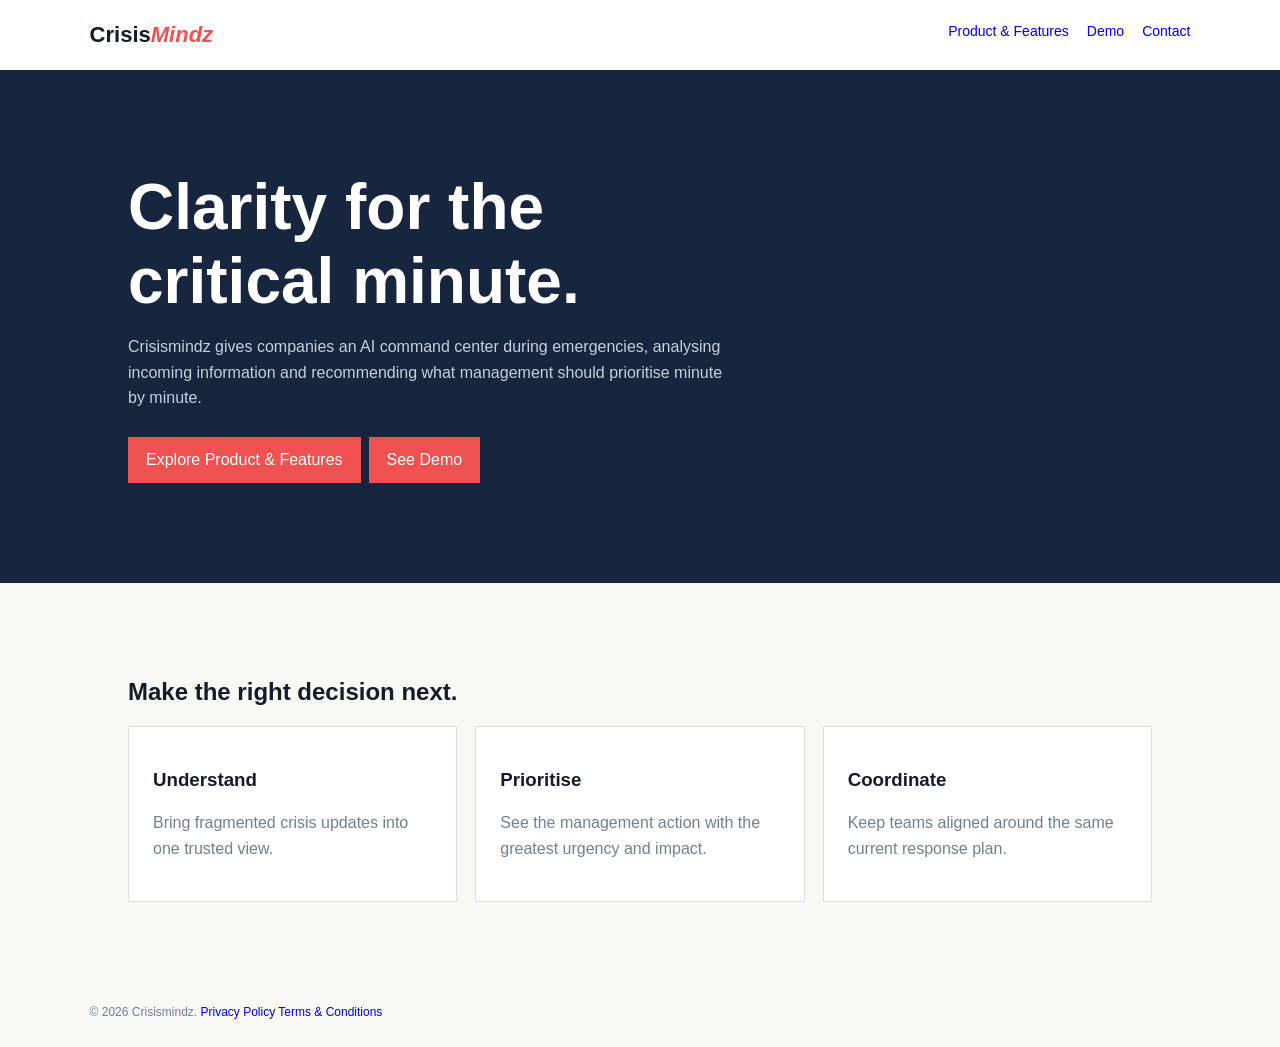
<file: index.html>
<!doctype html><html><head><meta name="viewport" content="width=device-width"><title>Crisismindz</title><style>body{margin:0;font-family:Arial;background:#f8f8f5;color:#151b29}.nav{padding:22px 7%;display:flex;justify-content:space-between;background:white}.logo{font-weight:bold;font-size:22px}.logo i{color:#f05252}.nav a{margin-left:18px;font-size:14px}.hero{background:#17253e;color:white;padding:100px 10%}.hero h1{font-size:64px;margin:0}.hero p{max-width:600px;color:#c5d1dc;line-height:1.6}.btn{display:inline-block;background:#f05252;color:white;padding:14px 18px;margin:10px 8px 0 0}.section{padding:75px 10%;max-width:1100px}.grid{display:grid;grid-template-columns:repeat(3,1fr);gap:18px}.card{background:white;border:1px solid #d9e0e5;padding:24px}.card p{color:#708092;line-height:1.6}.footer{padding:28px 7%;font-size:12px;color:#708092}@media(max-width:700px){.hero h1{font-size:43px}.grid{grid-template-columns:1fr}}a{text-decoration:none}</style></head><body><header class="nav"><span class="logo">Crisis<i>Mindz</i></span><nav><a href="product.html">Product &amp; Features</a><a href="demo.html">Demo</a><a href="contact.html">Contact</a></nav></header><main><section class="hero"><h1>Clarity for the<br>critical minute.</h1><p>Crisismindz gives companies an AI command center during emergencies, analysing incoming information and recommending what management should prioritise minute by minute.</p><a class="btn" href="product.html">Explore Product &amp; Features</a><a class="btn" href="demo.html">See Demo</a></section><section class="section"><h2>Make the right decision next.</h2><div class="grid"><div class="card"><h3>Understand</h3><p>Bring fragmented crisis updates into one trusted view.</p></div><div class="card"><h3>Prioritise</h3><p>See the management action with the greatest urgency and impact.</p></div><div class="card"><h3>Coordinate</h3><p>Keep teams aligned around the same current response plan.</p></div></div></section></main><footer class="footer">&copy; 2026 Crisismindz. <a href="privacy.html">Privacy Policy</a> <a href="terms.html">Terms &amp; Conditions</a></footer></body></html>
</file>
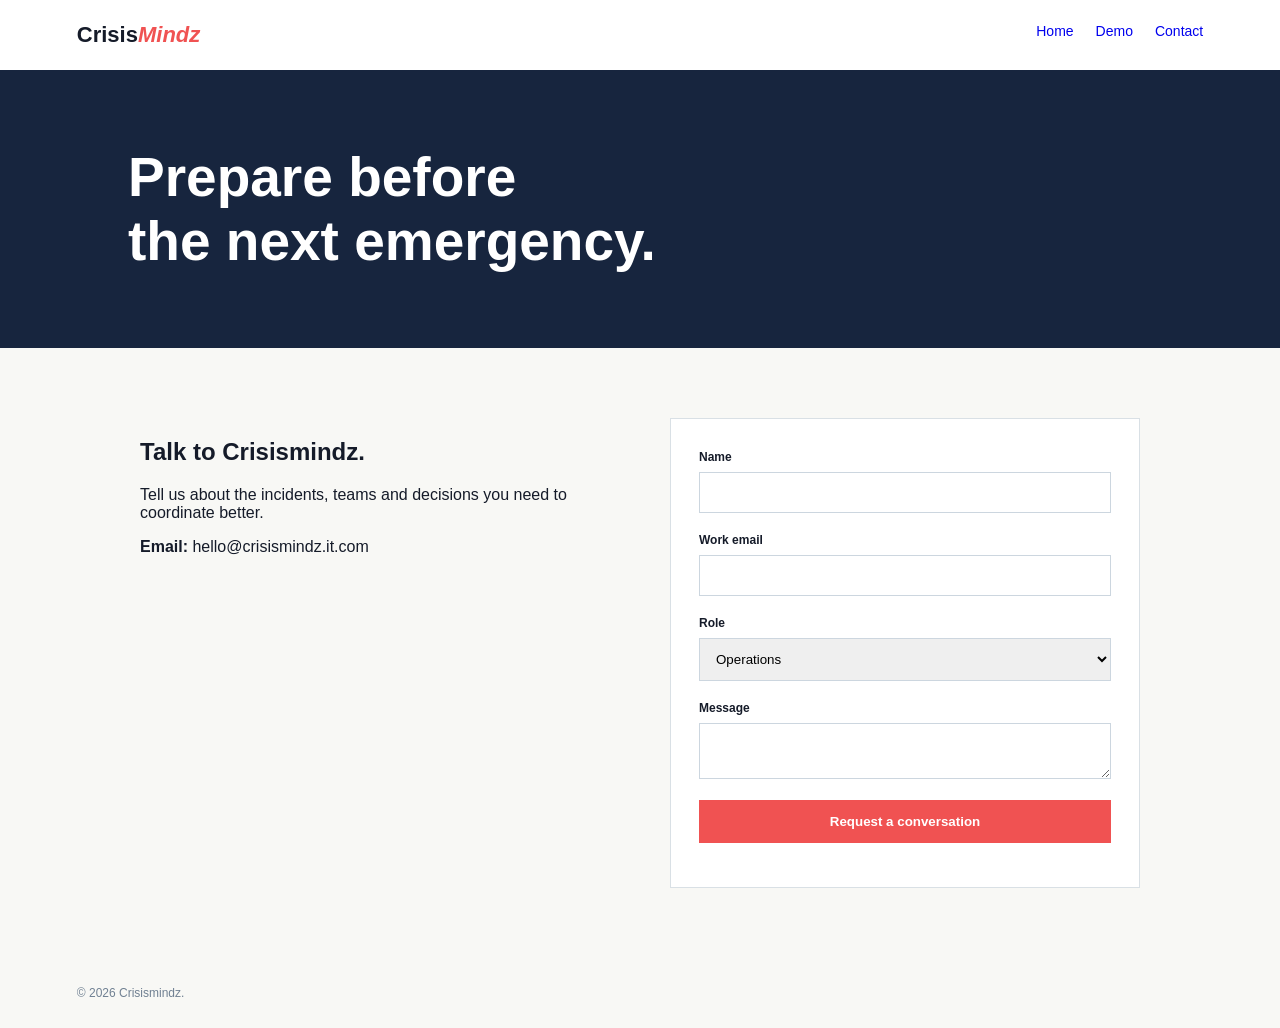
<file: contact.html>
<!doctype html><html lang="en"><head><meta charset="UTF-8"><meta name="viewport" content="width=device-width,initial-scale=1.0"><title>Crisismindz | Contact</title><style>body{margin:0;font-family:Arial;background:#f8f8f5;color:#151b29}.nav{padding:22px 6%;display:flex;justify-content:space-between;background:#fff}.logo{font-size:22px;font-weight:800}.logo i{color:#f05252}.links a{margin-left:22px;font-size:14px}.head{background:#17253e;color:#fff;padding:75px 10%}.head h1{font-size:55px;margin:0}.wrap{max-width:1000px;margin:auto;padding:70px 6%;display:grid;grid-template-columns:1fr 1fr;gap:60px}.card{background:#fff;padding:28px;border:1px solid #d9e0e5}input,textarea,select{width:100%;padding:12px;margin:7px 0 17px;box-sizing:border-box;border:1px solid #ccd6df}label{font-size:12px;font-weight:bold}.btn{background:#f05252;color:#fff;border:0;padding:14px;width:100%;font-weight:bold}.footer{padding:28px 6%;color:#708092;font-size:12px}@media(max-width:700px){.wrap{grid-template-columns:1fr}.head h1{font-size:42px}}a{text-decoration:none}</style></head><body><header class="nav"><span class="logo">Crisis<i>Mindz</i></span><nav class="links"><a href="index.html">Home</a><a href="demo.html">Demo</a><a href="contact.html">Contact</a></nav></header><main><section class="head"><h1>Prepare before<br>the next emergency.</h1></section><section class="wrap"><div><h2>Talk to Crisismindz.</h2><p>Tell us about the incidents, teams and decisions you need to coordinate better.</p><p><b>Email:</b> hello@crisismindz.it.com</p></div><form class="card" onsubmit="event.preventDefault();document.getElementById('n').textContent='Thank you. Our team will be in touch.'"><label>Name</label><input required><label>Work email</label><input type="email" required><label>Role</label><select><option>Operations</option><option>Risk & resilience</option><option>Leadership</option></select><label>Message</label><textarea></textarea><button class="btn">Request a conversation</button><p id="n"></p></form></section></main><footer class="footer">© 2026 Crisismindz.</footer></body></html>
</file>
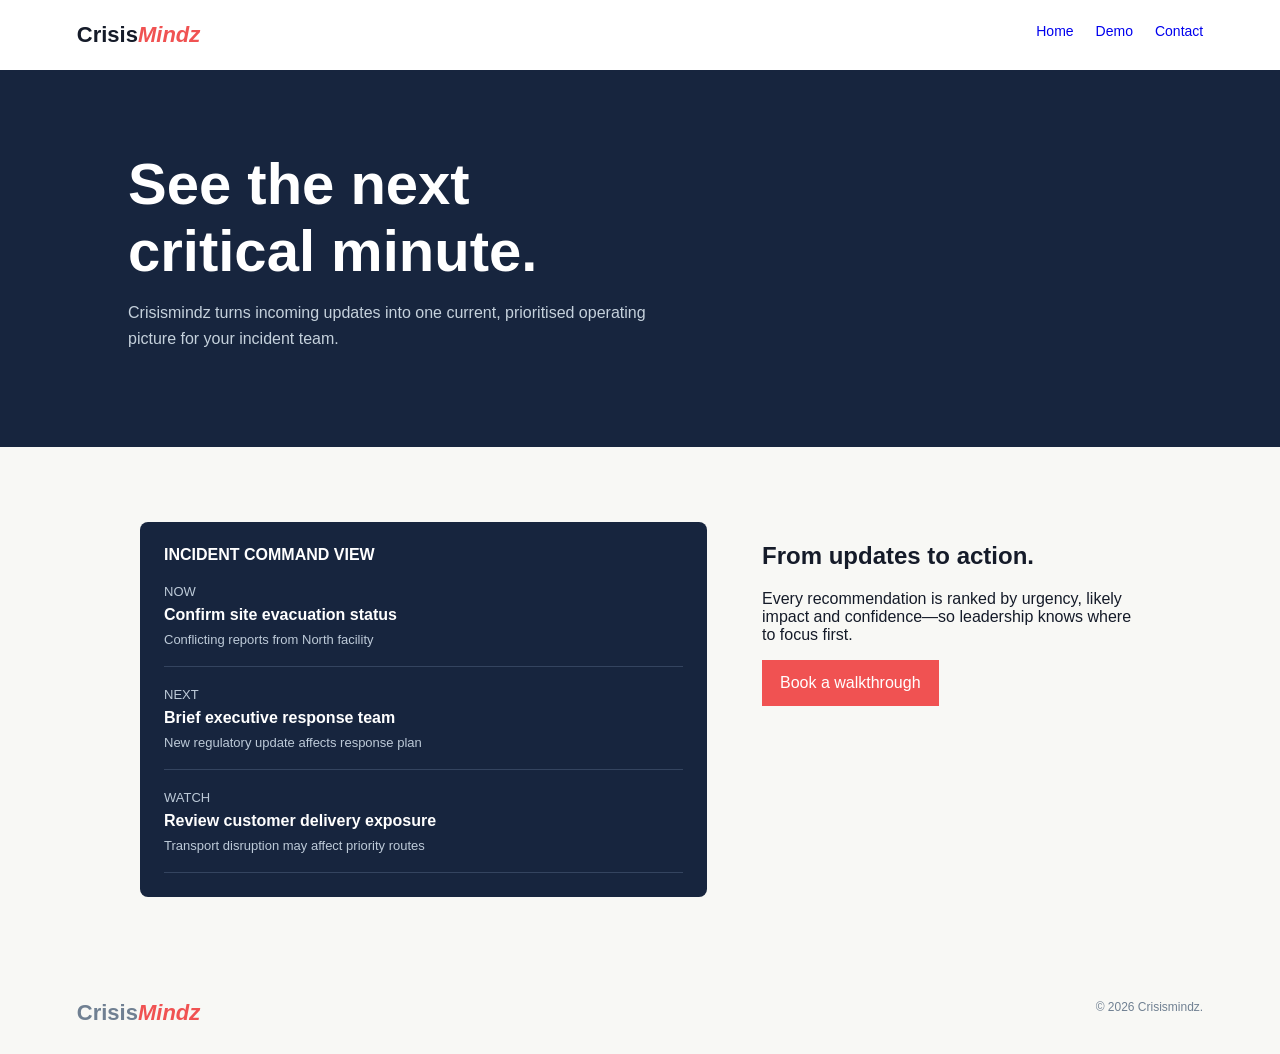
<file: demo.html>
<!doctype html><html lang="en"><head><meta charset="UTF-8"><meta name="viewport" content="width=device-width,initial-scale=1.0"><title>Crisismindz | Demo</title><style>body{margin:0;font-family:Arial;background:#f8f8f5;color:#151b29}.nav{padding:22px 6%;display:flex;justify-content:space-between;background:#fff}.logo{font-size:22px;font-weight:800}.logo i{color:#f05252}.links a{margin-left:22px;font-size:14px}.head{background:#17253e;color:#fff;padding:80px 10%}.head h1{font-size:58px;margin:0}.head p{color:#c5d1dc;max-width:560px;line-height:1.6}.wrap{max-width:1000px;margin:auto;padding:75px 6%;display:grid;grid-template-columns:1.2fr .8fr;gap:55px}.dash{background:#17253e;color:#fff;padding:24px;border-radius:8px}.row{padding:18px 0;border-bottom:1px solid #34445f}.tag{color:#ff8c8c;font-size:11px}.row b{display:block;margin:6px 0}.row span{color:#bdcad8;font-size:13px}.btn{background:#f05252;color:white;padding:14px 18px;display:inline-block}.footer{padding:28px 6%;display:flex;justify-content:space-between;color:#708092;font-size:12px}@media(max-width:700px){.wrap{grid-template-columns:1fr}.head h1{font-size:42px}}a{text-decoration:none}</style></head><body><header class="nav"><span class="logo">Crisis<i>Mindz</i></span><nav class="links"><a href="index.html">Home</a><a href="demo.html">Demo</a><a href="contact.html">Contact</a></nav></header><main><section class="head"><h1>See the next<br>critical minute.</h1><p>Crisismindz turns incoming updates into one current, prioritised operating picture for your incident team.</p></section><section class="wrap"><div class="dash"><b>INCIDENT COMMAND VIEW</b><div class="row"><span class="tag">NOW</span><b>Confirm site evacuation status</b><span>Conflicting reports from North facility</span></div><div class="row"><span class="tag">NEXT</span><b>Brief executive response team</b><span>New regulatory update affects response plan</span></div><div class="row"><span class="tag">WATCH</span><b>Review customer delivery exposure</b><span>Transport disruption may affect priority routes</span></div></div><div><h2>From updates to action.</h2><p>Every recommendation is ranked by urgency, likely impact and confidence—so leadership knows where to focus first.</p><a class="btn" href="contact.html">Book a walkthrough</a></div></section></main><footer class="footer"><span class="logo">Crisis<i>Mindz</i></span><span>© 2026 Crisismindz.</span></footer></body></html>
</file>
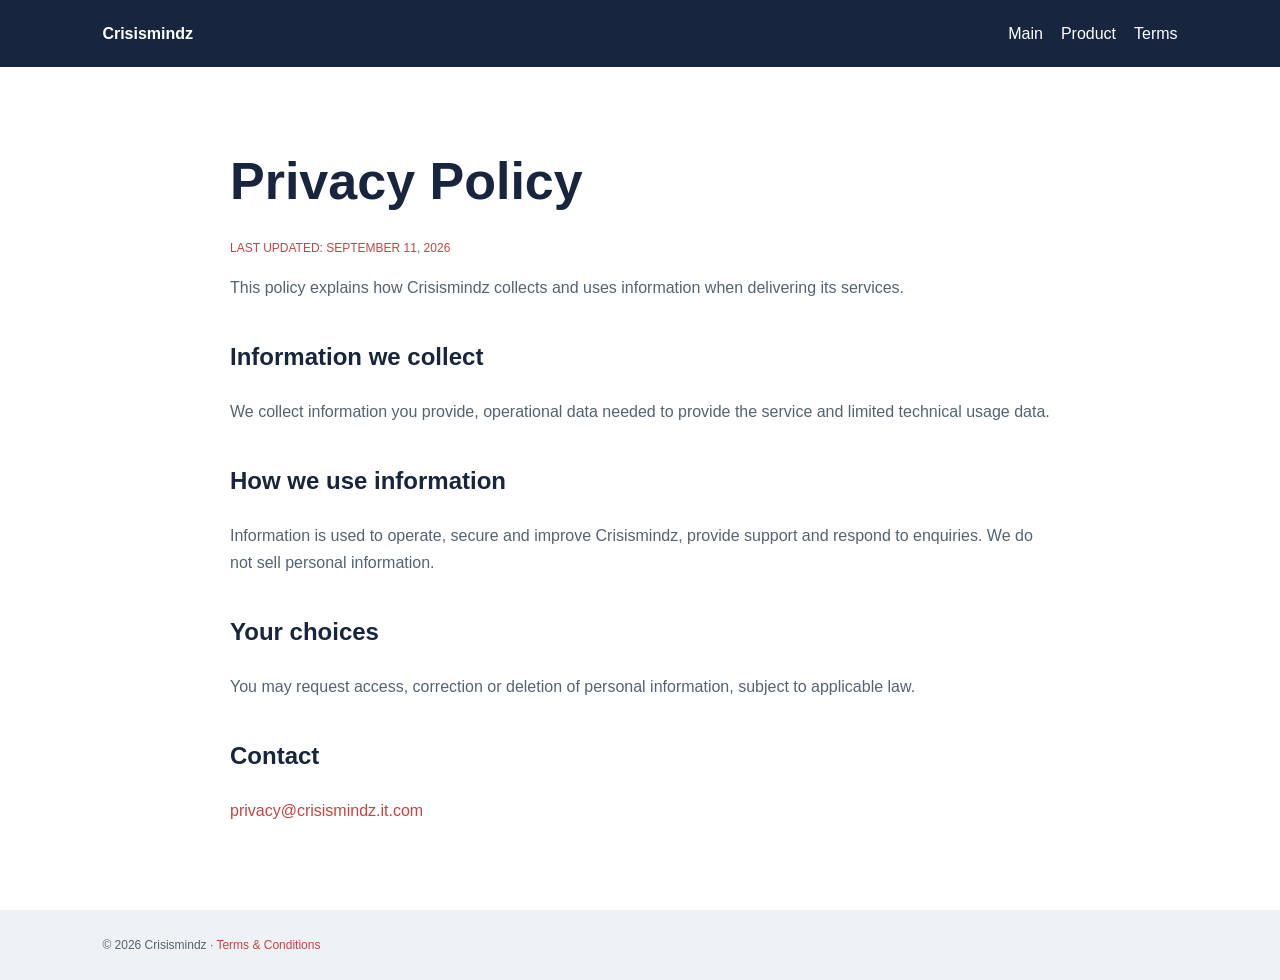
<file: privacy.html>
<!doctype html><html><head><meta name="viewport" content="width=device-width"><title>Crisismindz | Privacy</title><style>body{margin:0;font-family:Arial;color:#536373;line-height:1.7}.nav{background:#17253e;color:white;padding:20px 8%;display:flex;justify-content:space-between}.nav a{color:white;margin-left:18px}.legal{max-width:820px;margin:auto;padding:70px 25px}.legal h1{font-size:52px;color:#17253e;margin:0}.legal h2{color:#17253e;margin-top:36px}.date{font-size:12px;color:#c84242;text-transform:uppercase}.foot{padding:25px 8%;background:#eef2f5;font-size:12px}a{color:#c84242}a{text-decoration:none}</style></head><body><header class="nav"><b>Crisismindz</b><span><a href="index.html">Main</a><a href="product.html">Product</a><a href="terms.html">Terms</a></span></header><main class="legal"><h1>Privacy Policy</h1><p class="date">Last updated: September 11, 2026</p><p>This policy explains how Crisismindz collects and uses information when delivering its services.</p><h2>Information we collect</h2><p>We collect information you provide, operational data needed to provide the service and limited technical usage data.</p><h2>How we use information</h2><p>Information is used to operate, secure and improve Crisismindz, provide support and respond to enquiries. We do not sell personal information.</p><h2>Your choices</h2><p>You may request access, correction or deletion of personal information, subject to applicable law.</p><h2>Contact</h2><p><a href="mailto:privacy@crisismindz.it.com">privacy@crisismindz.it.com</a></p></main><footer class="foot">© 2026 Crisismindz · <a href="terms.html">Terms &amp; Conditions</a></footer></body></html>
</file>
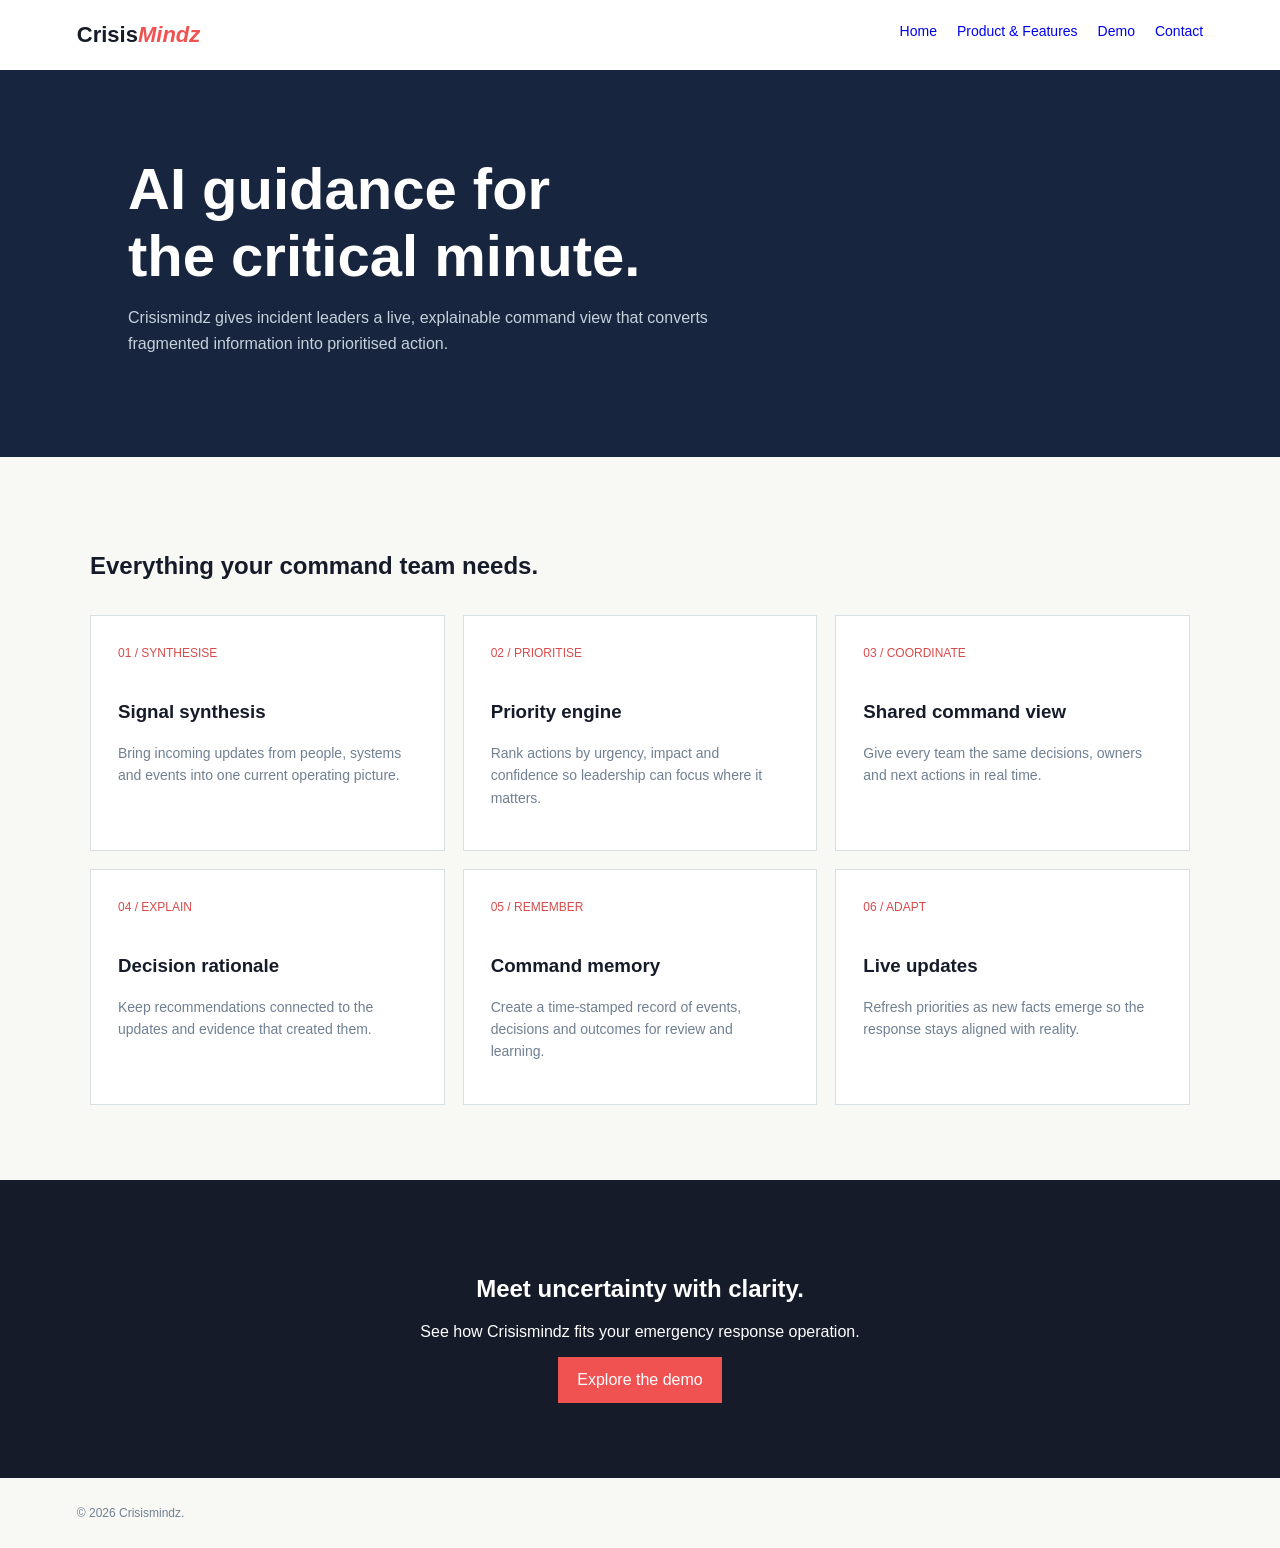
<file: product.html>
<!doctype html><html lang="en"><head><meta charset="UTF-8"><meta name="viewport" content="width=device-width,initial-scale=1.0"><title>Crisismindz | Product &amp; Features</title><style>body{margin:0;font-family:Arial;background:#f8f8f5;color:#151b29}.nav{padding:22px 6%;display:flex;justify-content:space-between;background:white}.logo{font-size:22px;font-weight:800}.logo i{color:#f05252}.links a{margin-left:20px;font-size:14px}.hero{background:#17253e;color:#fff;padding:85px 10%}.hero h1{font-size:58px;margin:0}.hero p{color:#c5d1dc;max-width:600px;line-height:1.6}.wrap{max-width:1100px;margin:auto;padding:75px 6%}.grid{display:grid;grid-template-columns:repeat(3,1fr);gap:18px;margin-top:35px}.card{background:#fff;border:1px solid #d9e0e5;padding:27px}.num{color:#d84b4b;font-size:12px}.card h3{margin-top:40px}.card p{color:#708092;line-height:1.6;font-size:14px}.dark{background:#151b29;color:white;text-align:center;padding:75px 6%}.btn{display:inline-block;background:#f05252;color:#fff;padding:14px 19px}.footer{padding:28px 6%;font-size:12px;color:#708092}@media(max-width:700px){.grid{grid-template-columns:1fr}.hero h1{font-size:42px}}a{text-decoration:none}</style></head><body><header class="nav"><span class="logo">Crisis<i>Mindz</i></span><nav class="links"><a href="index.html">Home</a><a href="product.html">Product &amp; Features</a><a href="demo.html">Demo</a><a href="contact.html">Contact</a></nav></header><main><section class="hero"><h1>AI guidance for<br>the critical minute.</h1><p>Crisismindz gives incident leaders a live, explainable command view that converts fragmented information into prioritised action.</p></section><section class="wrap"><h2>Everything your command team needs.</h2><div class="grid"><article class="card"><span class="num">01 / SYNTHESISE</span><h3>Signal synthesis</h3><p>Bring incoming updates from people, systems and events into one current operating picture.</p></article><article class="card"><span class="num">02 / PRIORITISE</span><h3>Priority engine</h3><p>Rank actions by urgency, impact and confidence so leadership can focus where it matters.</p></article><article class="card"><span class="num">03 / COORDINATE</span><h3>Shared command view</h3><p>Give every team the same decisions, owners and next actions in real time.</p></article><article class="card"><span class="num">04 / EXPLAIN</span><h3>Decision rationale</h3><p>Keep recommendations connected to the updates and evidence that created them.</p></article><article class="card"><span class="num">05 / REMEMBER</span><h3>Command memory</h3><p>Create a time-stamped record of events, decisions and outcomes for review and learning.</p></article><article class="card"><span class="num">06 / ADAPT</span><h3>Live updates</h3><p>Refresh priorities as new facts emerge so the response stays aligned with reality.</p></article></div></section><section class="dark"><h2>Meet uncertainty with clarity.</h2><p>See how Crisismindz fits your emergency response operation.</p><a class="btn" href="demo.html">Explore the demo</a></section></main><footer class="footer">© 2026 Crisismindz.</footer></body></html>
</file>
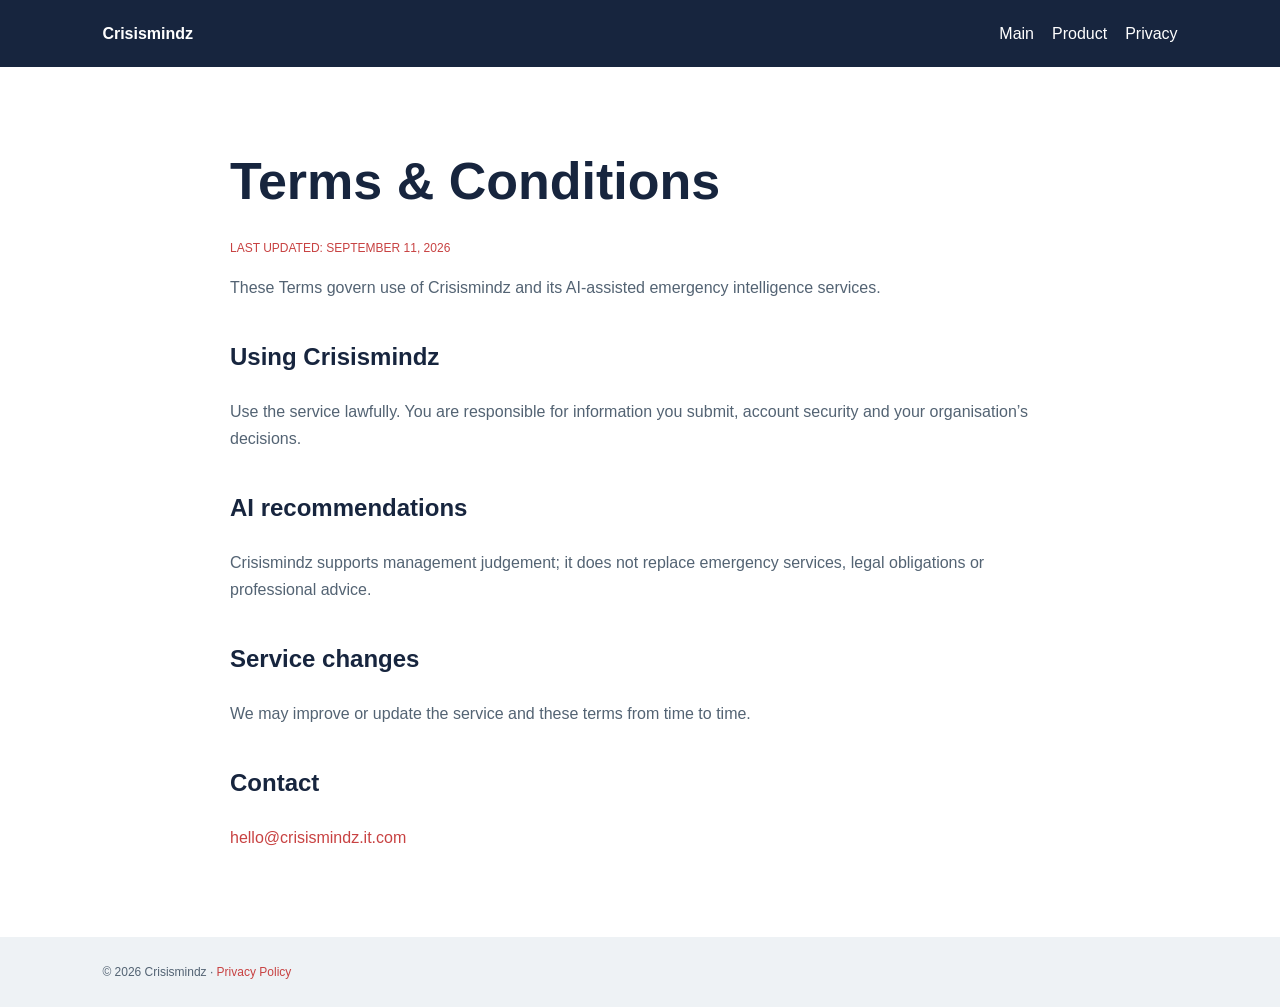
<file: terms.html>
<!doctype html><html><head><meta name="viewport" content="width=device-width"><title>Crisismindz | Terms</title><style>body{margin:0;font-family:Arial;color:#536373;line-height:1.7}.nav{background:#17253e;color:white;padding:20px 8%;display:flex;justify-content:space-between}.nav a{color:white;margin-left:18px}.legal{max-width:820px;margin:auto;padding:70px 25px}.legal h1{font-size:52px;color:#17253e;margin:0}.legal h2{color:#17253e;margin-top:36px}.date{font-size:12px;color:#c84242;text-transform:uppercase}.foot{padding:25px 8%;background:#eef2f5;font-size:12px}a{color:#c84242}a{text-decoration:none}</style></head><body><header class="nav"><b>Crisismindz</b><span><a href="index.html">Main</a><a href="product.html">Product</a><a href="privacy.html">Privacy</a></span></header><main class="legal"><h1>Terms &amp; Conditions</h1><p class="date">Last updated: September 11, 2026</p><p>These Terms govern use of Crisismindz and its AI-assisted emergency intelligence services.</p><h2>Using Crisismindz</h2><p>Use the service lawfully. You are responsible for information you submit, account security and your organisation&rsquo;s decisions.</p><h2>AI recommendations</h2><p>Crisismindz supports management judgement; it does not replace emergency services, legal obligations or professional advice.</p><h2>Service changes</h2><p>We may improve or update the service and these terms from time to time.</p><h2>Contact</h2><p><a href="mailto:hello@crisismindz.it.com">hello@crisismindz.it.com</a></p></main><footer class="foot">© 2026 Crisismindz · <a href="privacy.html">Privacy Policy</a></footer></body></html>
</file>
